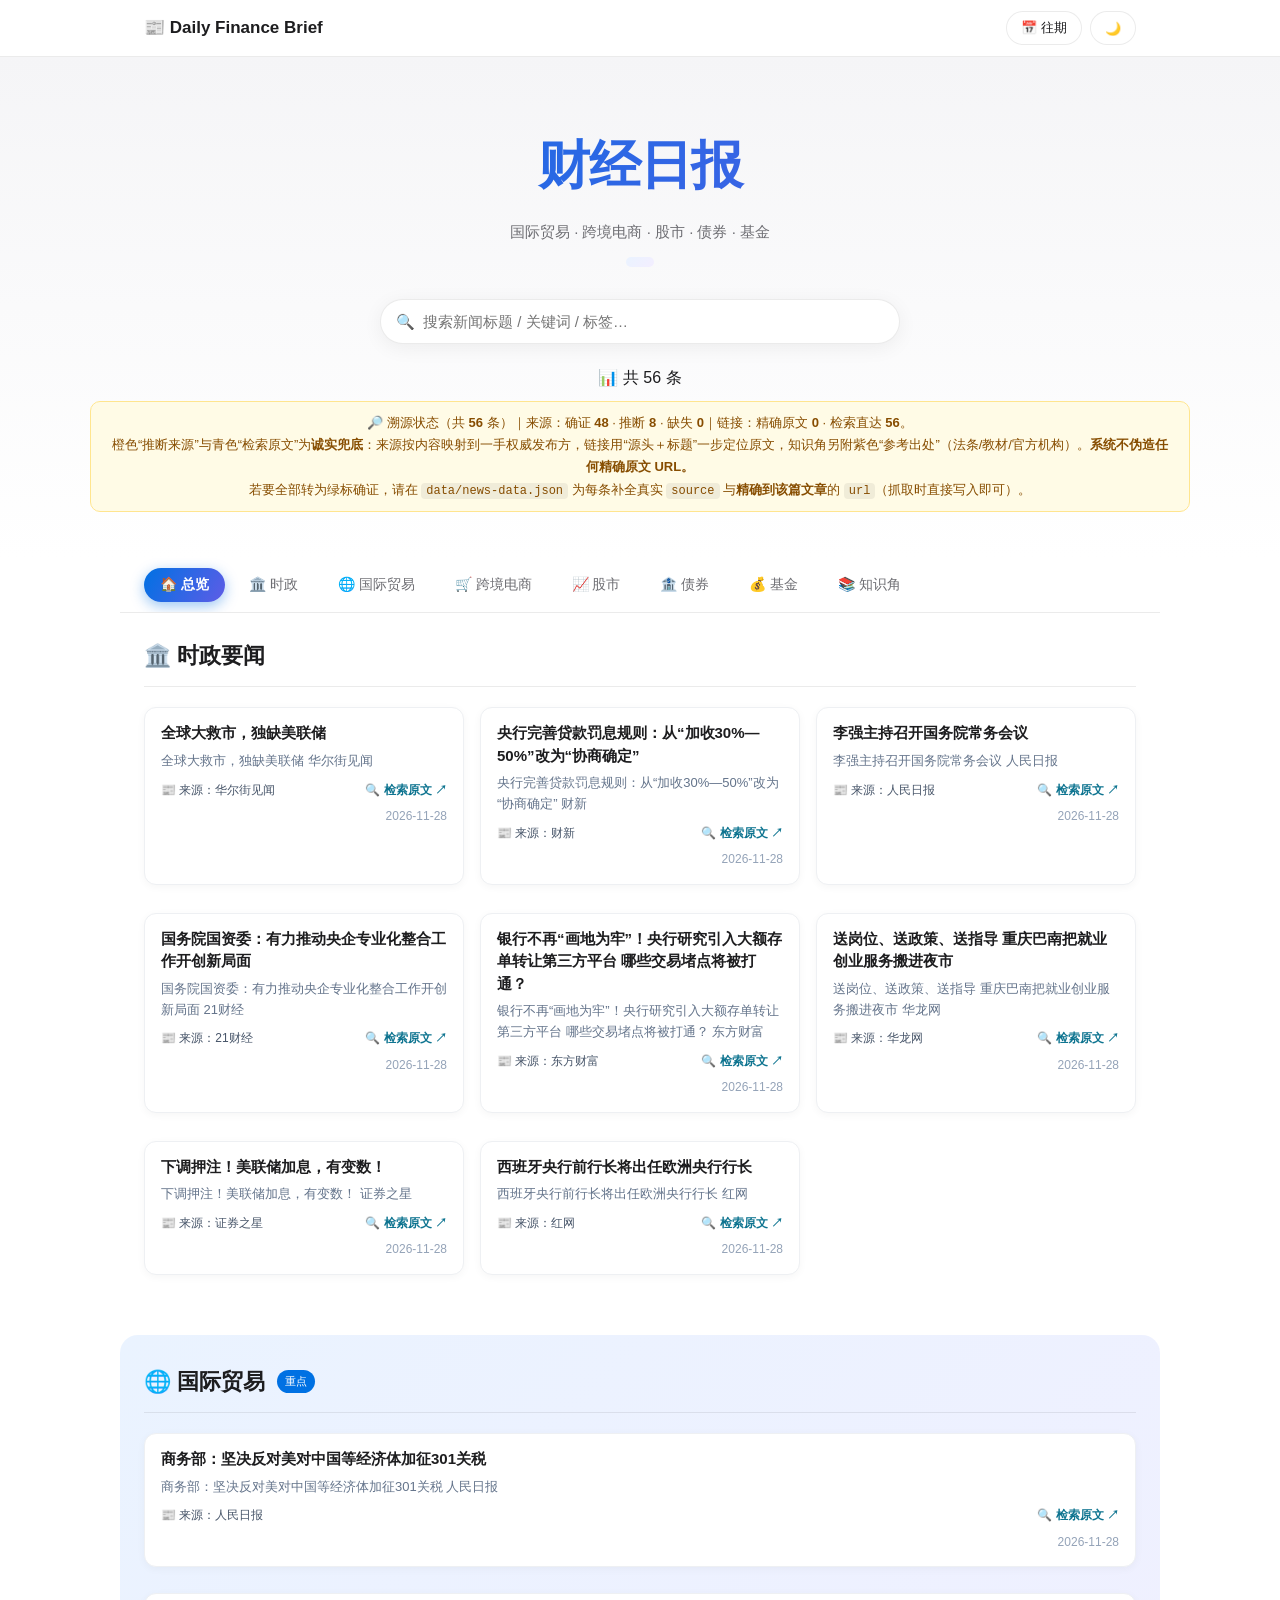
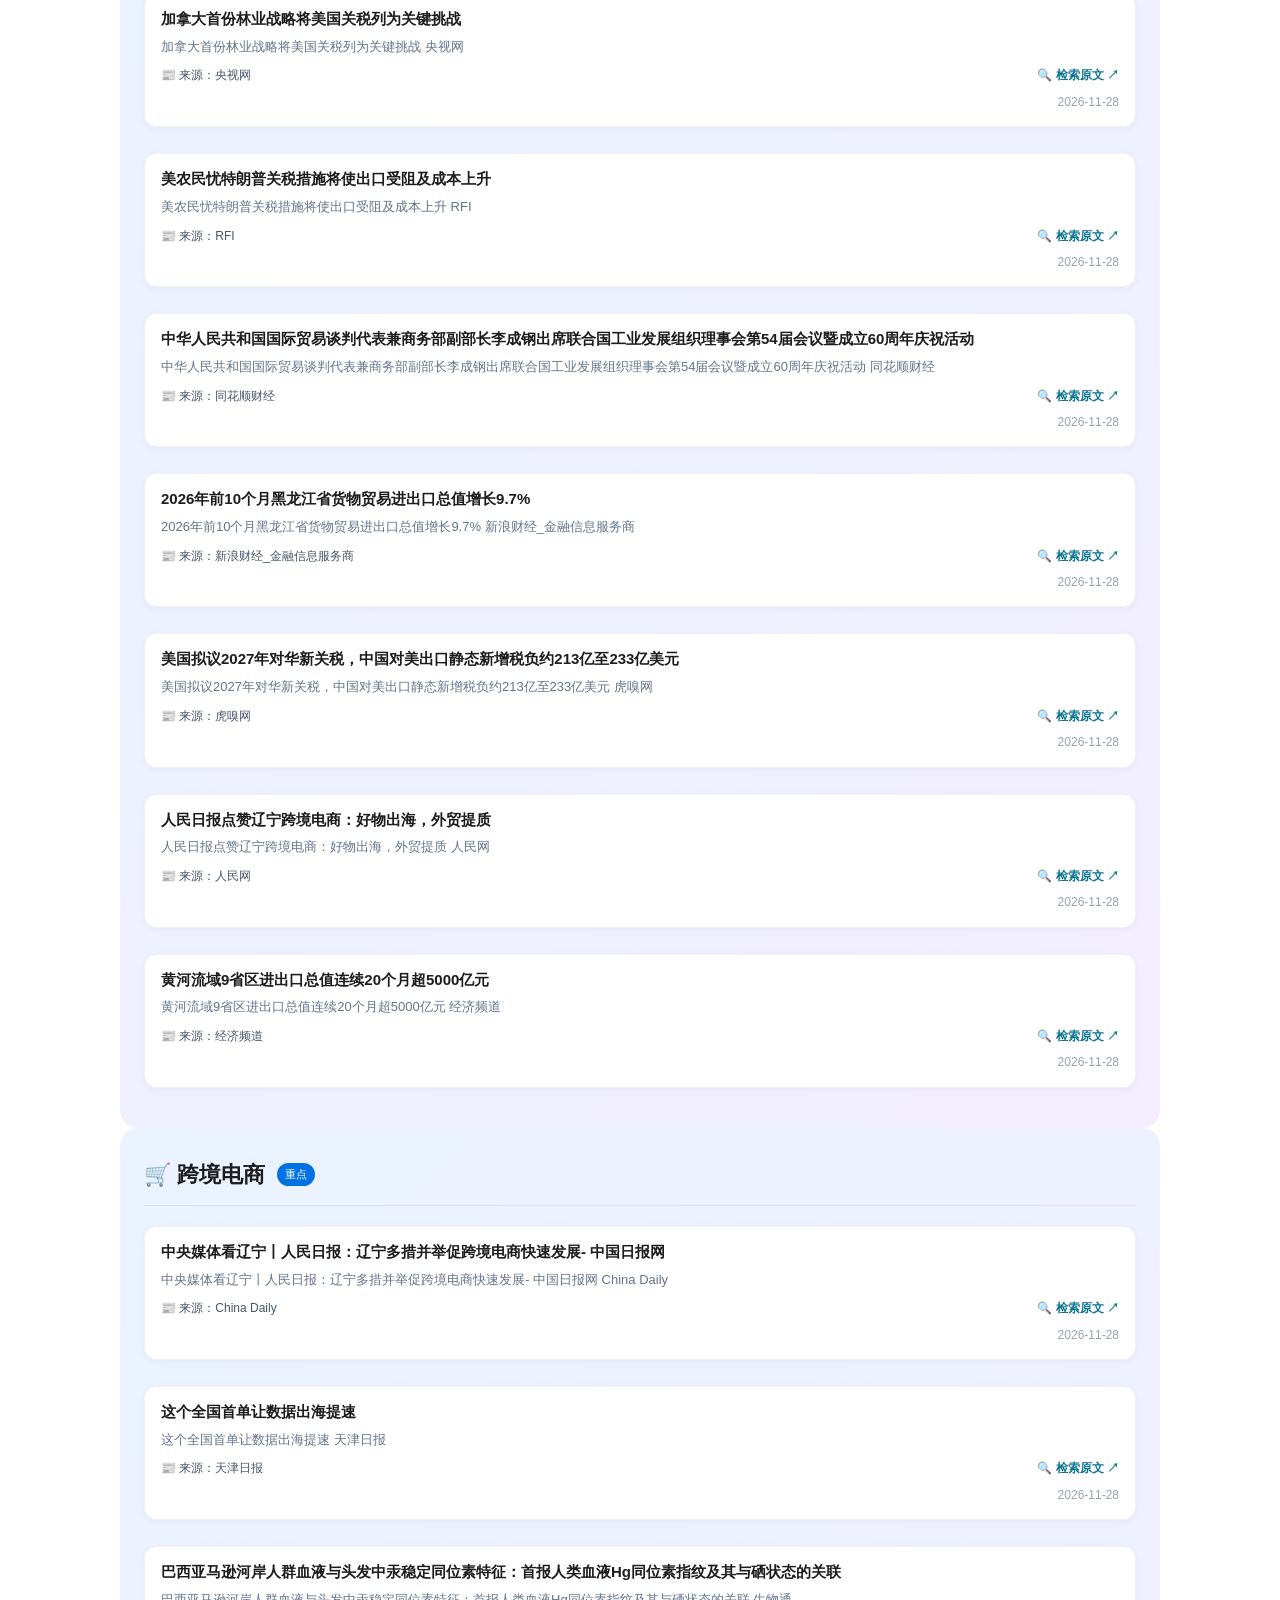
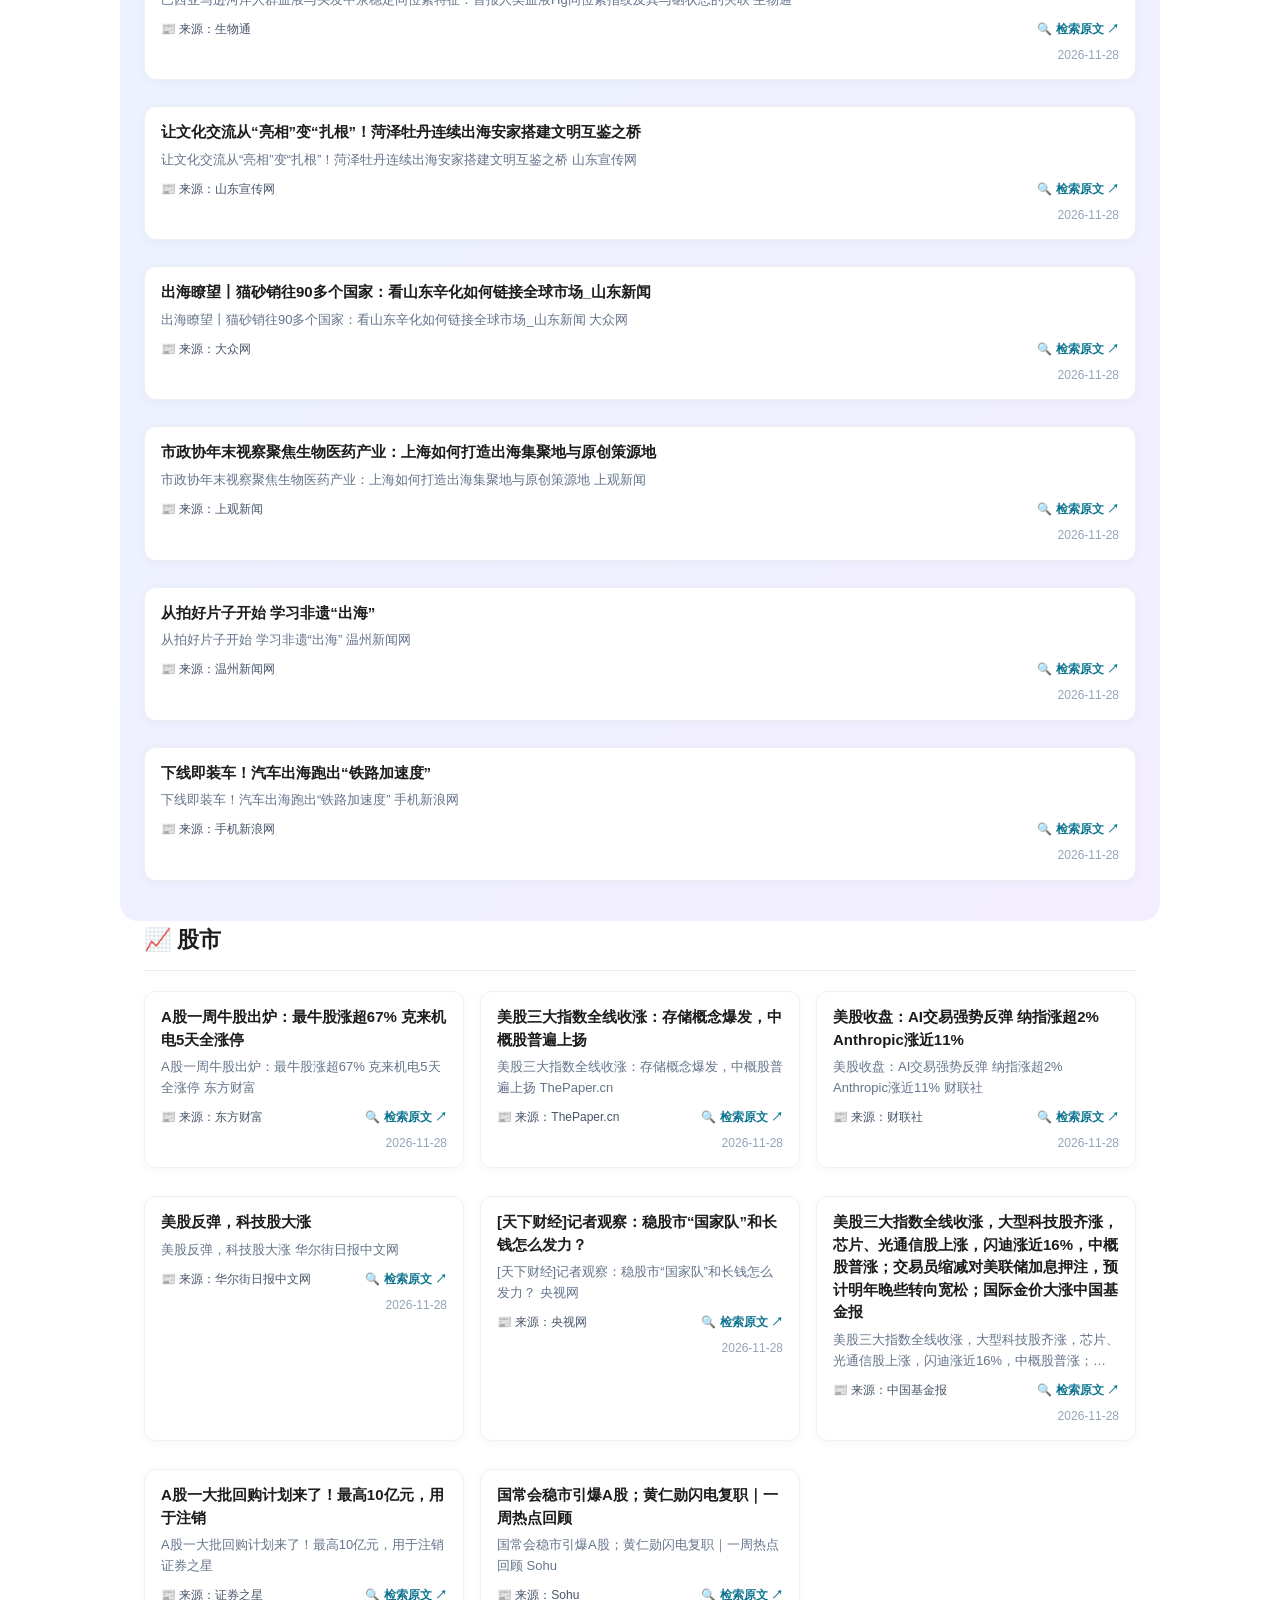
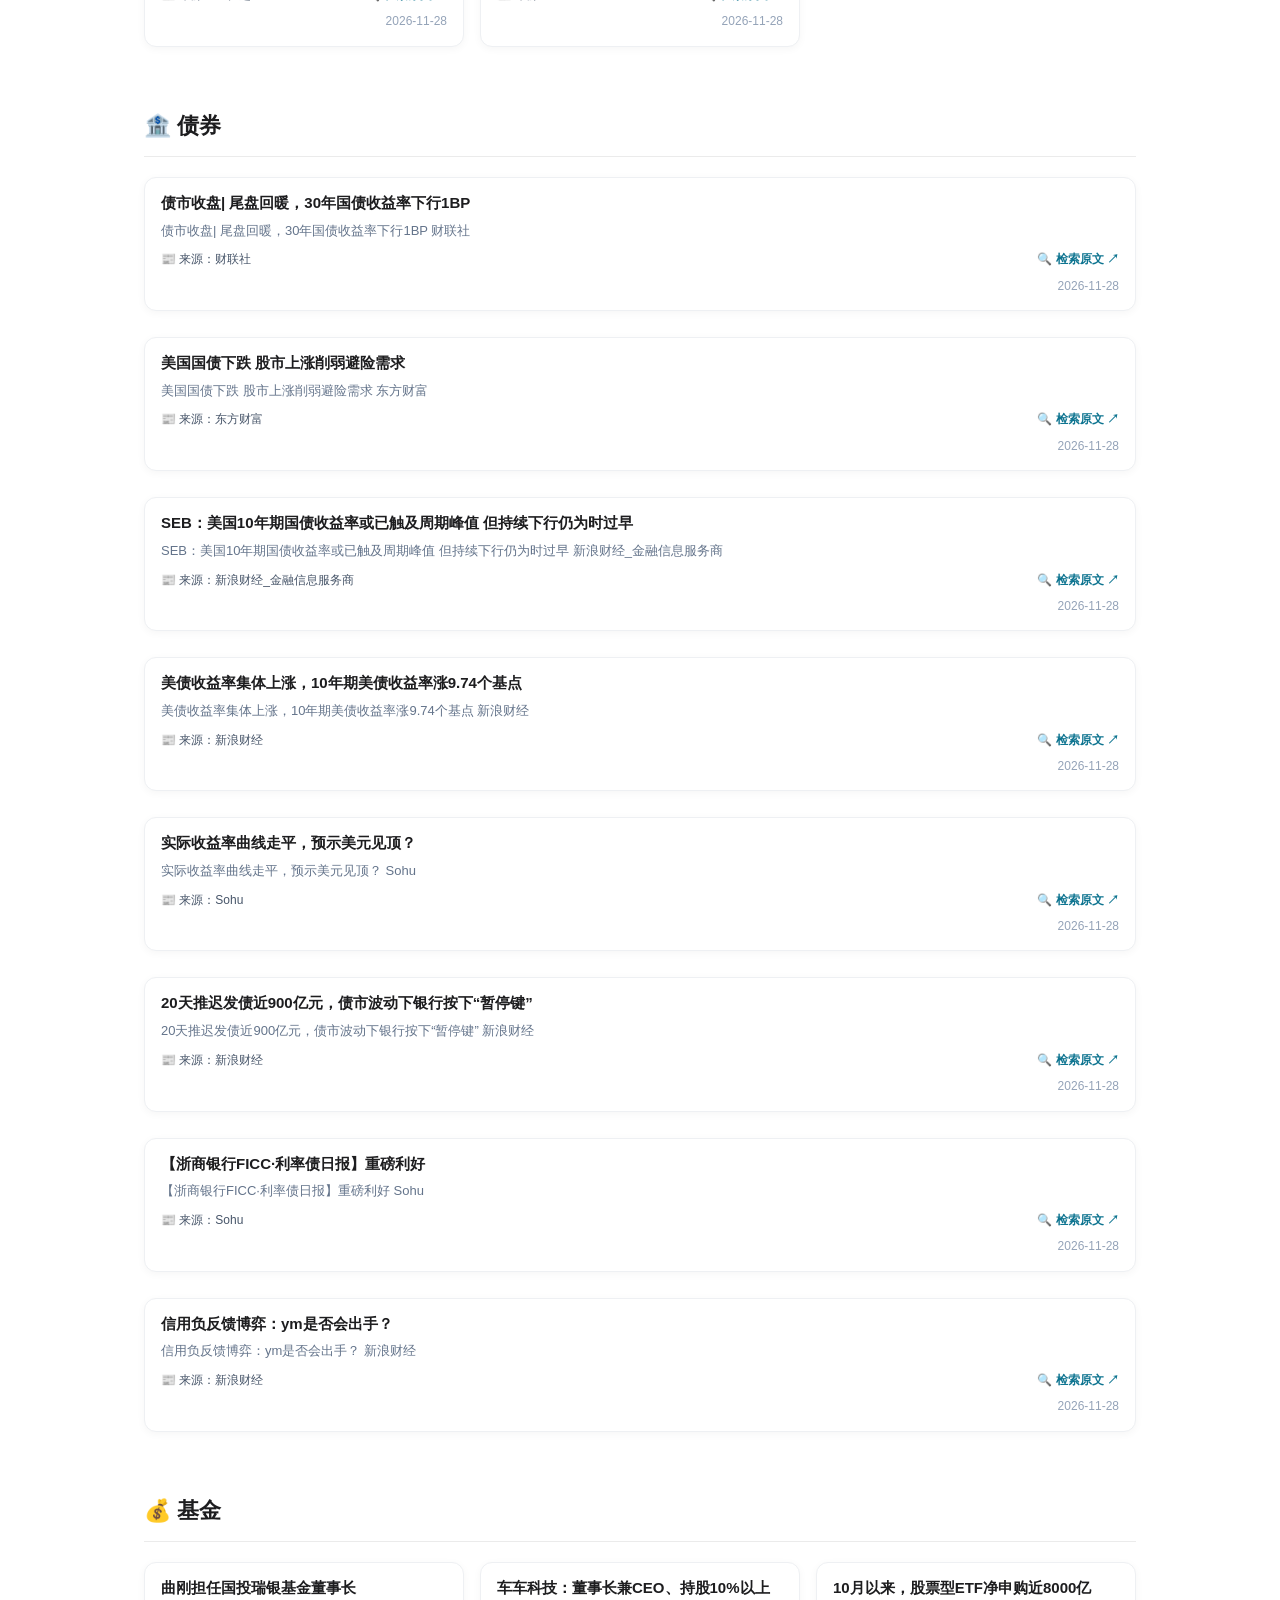
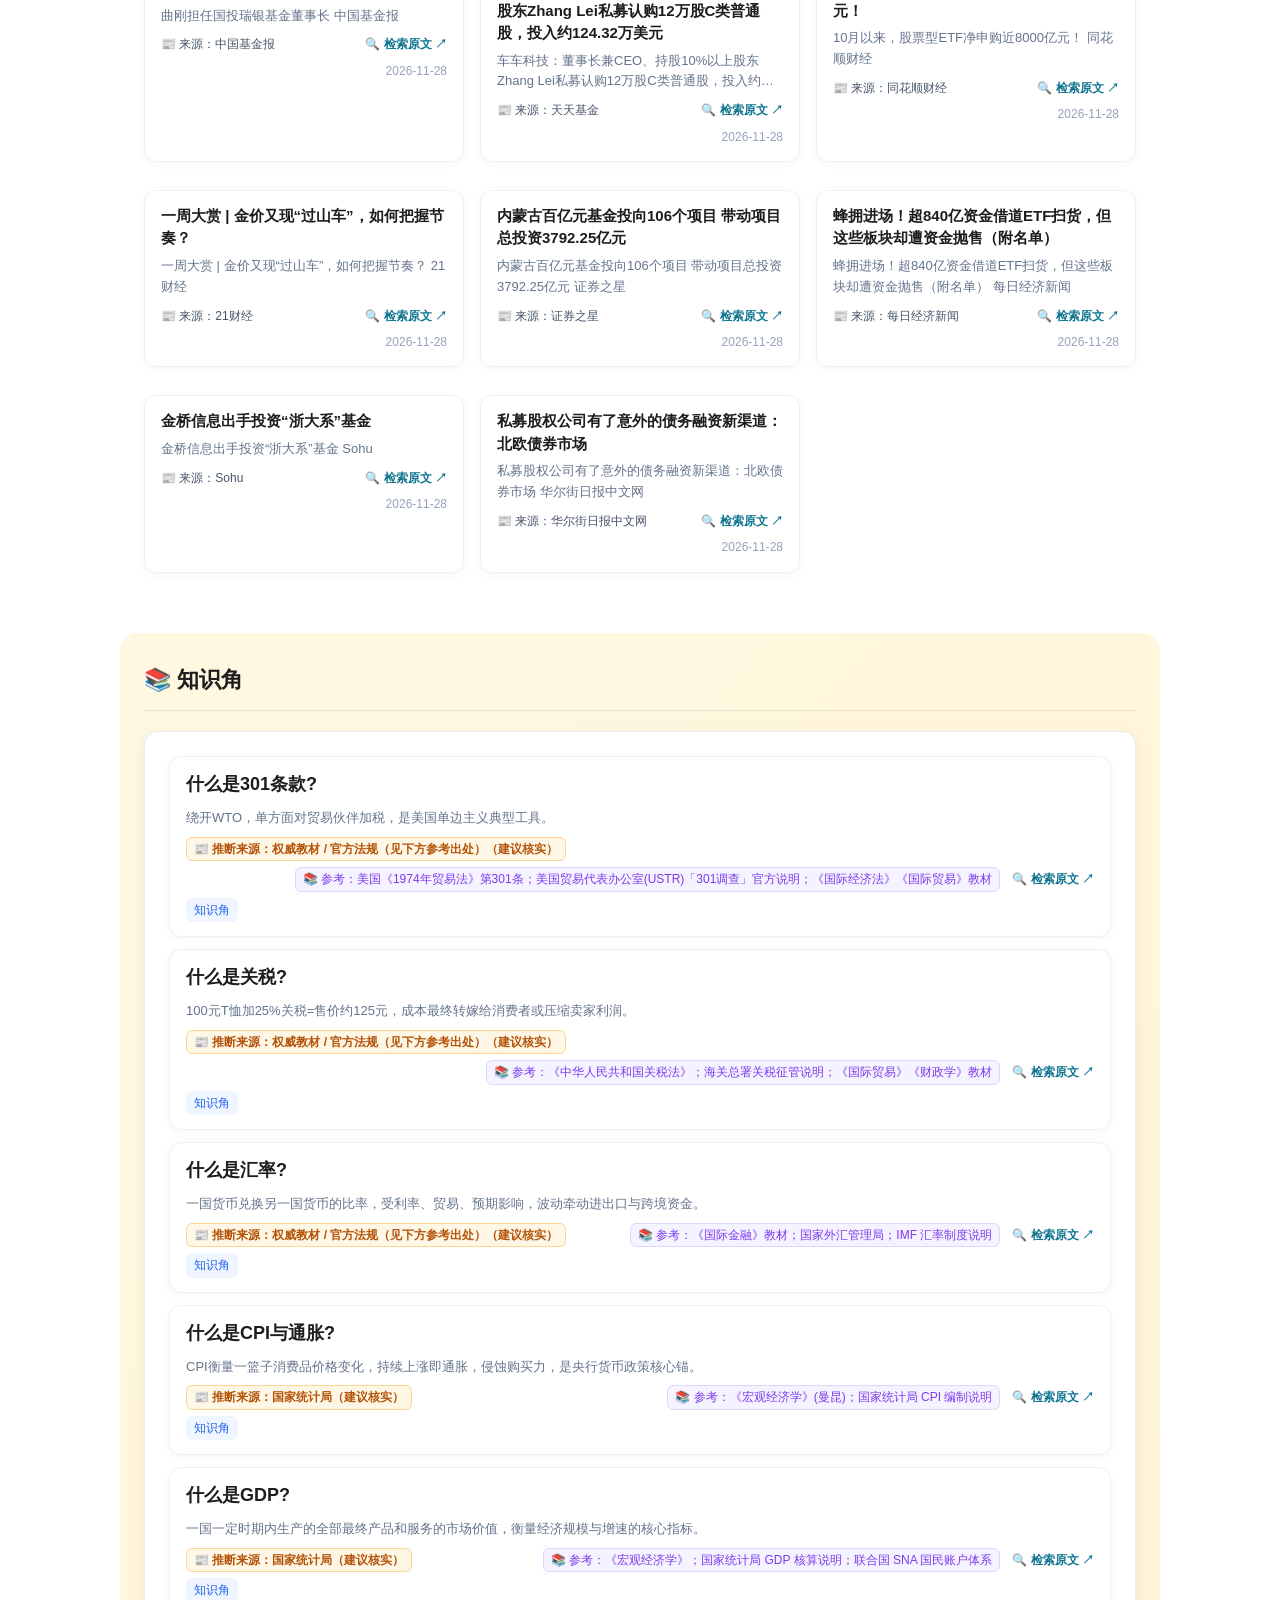
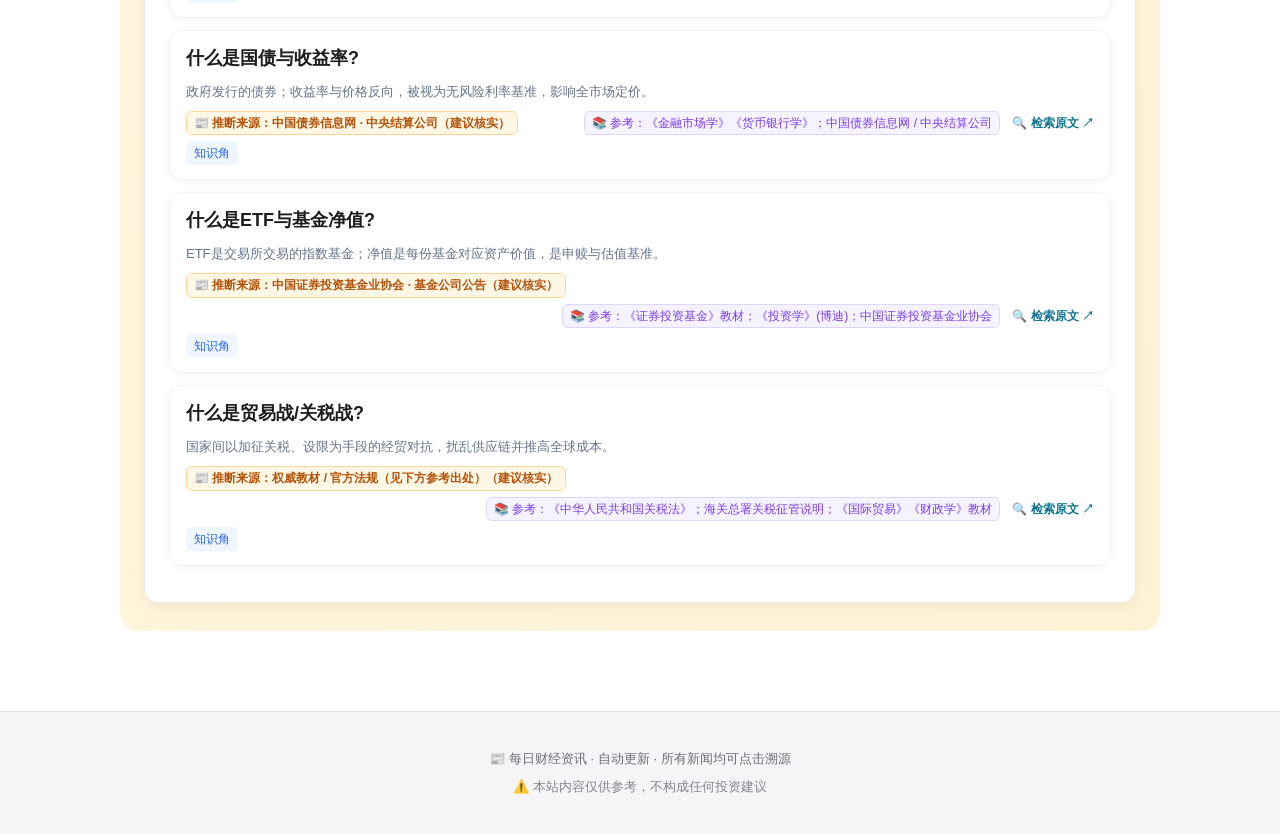
<file: index.html>
<!DOCTYPE html>
<html lang="zh-CN">
<head>
<meta charset="UTF-8">
<meta name="viewport" content="width=device-width, initial-scale=1.0">
<title>每日财经资讯 · Daily Finance Brief</title>
<link rel="stylesheet" href="css/style.css">
</head>
<body>
<nav class="nav">
  <div class="nav-inner">
    <a href="#" class="nav-logo" onclick="location.reload();return false;">📰 Daily Finance Brief</a>
    <div class="nav-actions">
      <button id="archiveBtn" class="nav-btn" title="查看往期">📅 往期</button>
      <button id="themeToggle" class="nav-btn" title="切换深色/浅色">🌙</button>
    </div>
  </div>
</nav>

<header class="hero">
  <h1 id="heroTitle">财经日报</h1>
  <p class="hero-sub">国际贸易 · 跨境电商 · 股市 · 债券 · 基金</p>
  <p id="heroSub" class="hero-badge" hidden></p>
  <div class="search-wrap">
    <span class="search-icon">🔍</span>
    <input id="searchInput" type="text" placeholder="搜索新闻标题 / 关键词 / 标签…" autocomplete="off">
  </div>
  <div id="statsBar" class="stats-bar"></div>
</header>

<div class="tab-nav" id="tabNav">
  <button class="tab active" data-target="top">🏠 总览</button>
  <button class="tab" data-target="politics">🏛️ 时政</button>
  <button class="tab" data-target="trade">🌐 国际贸易</button>
  <button class="tab" data-target="ecommerce">🛒 跨境电商</button>
  <button class="tab" data-target="stock">📈 股市</button>
  <button class="tab" data-target="bond">🏦 债券</button>
  <button class="tab" data-target="fund">💰 基金</button>
  <button class="tab" data-target="knowledge">📚 知识角</button>
</div>

<main class="container">
  <section id="politics" class="section"><div class="section-header"><h2>🏛️ 时政要闻</h2></div><div class="news-grid" id="politics-news"><div class="loading">加载中…</div></div></section>
  <section id="trade" class="section section-highlight"><div class="section-header"><h2>🌐 国际贸易</h2><span class="sec-tag">重点</span></div><div class="news-list" id="trade-news"><div class="loading">加载中…</div></div></section>
  <section id="ecommerce" class="section section-highlight"><div class="section-header"><h2>🛒 跨境电商</h2><span class="sec-tag">重点</span></div><div class="news-list" id="ecommerce-news"><div class="loading">加载中…</div></div></section>
  <section id="stock" class="section"><div class="section-header"><h2>📈 股市</h2></div><div class="news-grid" id="stock-news"><div class="loading">加载中…</div></div></section>
  <section id="bond" class="section"><div class="section-header"><h2>🏦 债券</h2></div><div class="news-list" id="bond-news"><div class="loading">加载中…</div></div></section>
  <section id="fund" class="section"><div class="section-header"><h2>💰 基金</h2></div><div class="news-grid" id="fund-news"><div class="loading">加载中…</div></div></section>
  <section id="knowledge" class="section section-knowledge">
    <div class="section-header"><h2>📚 知识角</h2><button id="knowledgeShuffle" class="shuffle-btn" hidden>🎲 换一个</button></div>
    <div class="knowledge-card" id="knowledge-content"><div class="loading">加载中…</div></div>
  </section>
  <p id="noResult" class="no-result" hidden>😶 没有匹配的新闻，换个关键词试试～</p>
</main>

<footer class="footer">
  <p>📰 每日财经资讯 · 自动更新 · 所有新闻均可点击溯源</p>
  <p class="footer-warn">⚠️ 本站内容仅供参考，不构成任何投资建议</p>
</footer>

<button id="backTop" class="back-top" title="返回顶部">↑</button>

<!-- 往期弹窗 -->
<div id="archiveModal" class="modal" hidden>
  <div class="modal-mask" data-close></div>
  <div class="modal-box">
    <div class="modal-head">
      <h3 id="archiveModalTitle">📅 往期资讯</h3>
      <button id="archiveClose" class="modal-close" data-close>✕</button>
    </div>
    <div id="archiveList" class="archive-list"><div class="loading">加载中…</div></div>
  </div>
</div>

<script src="js/main.js?v=202507231110"></script>
</body>
</html>
</file>
<file: css/style.css>
*{margin:0;padding:0;box-sizing:border-box}
:root{
  --bg:#ffffff;--bg2:#f5f5f7;--bg3:#eef2f7;--card:#ffffff;
  --text:#1d1d1f;--text2:#6e6e73;--text3:#86868b;
  --accent:#0071e3;--accent2:#5e5ce6;--line:rgba(0,0,0,.08);
  --radius:18px;--shadow:0 4px 20px rgba(0,0,0,.06);
  --hl:linear-gradient(135deg,#eaf3ff,#f3eeff);--kn:linear-gradient(135deg,#fff8e1,#fff3d6);
}
body.dark{
  --bg:#0d1117;--bg2:#161b22;--bg3:#1c2230;--card:#161b22;
  --text:#e6edf3;--text2:#9aa4b2;--text3:#6e7681;
  --accent:#4493f8;--accent2:#a371f7;--line:rgba(255,255,255,.1);
  --shadow:0 4px 24px rgba(0,0,0,.5);
  --hl:linear-gradient(135deg,#13233b,#1d1733);--kn:linear-gradient(135deg,#2a2410,#241d0a);
}
html{scroll-behavior:smooth;scroll-padding-top:120px}
body{font-family:-apple-system,BlinkMacSystemFont,'Segoe UI','PingFang SC','Microsoft YaHei',sans-serif;color:var(--text);background:var(--bg);line-height:1.7;transition:background .3s,color .3s}
a{color:var(--accent)}

/* 导航 */
.nav{position:sticky;top:0;z-index:50;background:color-mix(in srgb,var(--bg) 80%,transparent);backdrop-filter:blur(20px);-webkit-backdrop-filter:blur(20px);border-bottom:1px solid var(--line)}
.nav-inner{max-width:1040px;margin:0 auto;padding:0 24px;height:56px;display:flex;align-items:center;justify-content:space-between}
.nav-logo{font-weight:700;text-decoration:none;color:var(--text);font-size:17px}
.nav-actions{display:flex;gap:8px}
.nav-btn{border:1px solid var(--line);background:var(--card);color:var(--text);border-radius:999px;padding:7px 14px;font-size:13px;cursor:pointer;transition:.2s}
.nav-btn:hover{transform:translateY(-1px);border-color:var(--accent);color:var(--accent)}

/* Hero */
.hero{text-align:center;padding:64px 24px 36px;background:linear-gradient(180deg,var(--bg2),var(--bg))}
.hero h1{font-size:clamp(30px,6vw,52px);font-weight:800;letter-spacing:-1px;background:linear-gradient(120deg,var(--accent),var(--accent2));-webkit-background-clip:text;background-clip:text;-webkit-text-fill-color:transparent}
.hero-sub{color:var(--text2);margin-top:10px;font-size:15px}
.hero-badge{display:inline-block;margin-top:12px;background:var(--hl);color:var(--accent);padding:5px 14px;border-radius:999px;font-size:13px;font-weight:600}
.search-wrap{position:relative;max-width:520px;margin:24px auto 0}
.search-icon{position:absolute;left:16px;top:50%;transform:translateY(-50%);font-size:15px}
#searchInput{width:100%;padding:13px 16px 13px 42px;border-radius:999px;border:1px solid var(--line);background:var(--card);color:var(--text);font-size:15px;outline:none;transition:.2s;box-shadow:var(--shadow)}
#searchInput:focus{border-color:var(--accent);box-shadow:0 0 0 4px color-mix(in srgb,var(--accent) 18%,transparent)}
.stats-bar{display:flex;flex-wrap:wrap;justify-content:center;gap:10px;margin-top:20px}
.stat{background:var(--card);border:1px solid var(--line);border-radius:12px;padding:8px 14px;font-size:13px;color:var(--text2);box-shadow:var(--shadow)}
.stat b{color:var(--accent);font-size:16px;margin-right:4px}

/* Tab 导航 */
.tab-nav{position:sticky;top:56px;z-index:40;background:color-mix(in srgb,var(--bg) 88%,transparent);backdrop-filter:blur(16px);-webkit-backdrop-filter:blur(16px);border-bottom:1px solid var(--line);display:flex;gap:8px;overflow-x:auto;padding:10px 24px;max-width:1040px;margin:0 auto;scrollbar-width:none}
.tab-nav::-webkit-scrollbar{display:none}
.tab{flex:0 0 auto;border:none;background:transparent;color:var(--text2);padding:8px 16px;border-radius:999px;font-size:14px;cursor:pointer;transition:.2s;white-space:nowrap}
.tab:hover{background:var(--bg3);color:var(--text)}
.tab.active{background:linear-gradient(120deg,var(--accent),var(--accent2));color:#fff;font-weight:600;box-shadow:0 4px 14px color-mix(in srgb,var(--accent) 40%,transparent)}

/* 容器与板块 */
.container{max-width:1040px;margin:0 auto;padding:24px 24px 80px}
.section{margin-bottom:48px;scroll-margin-top:130px}
.section-header{display:flex;align-items:center;gap:12px;margin-bottom:20px;padding-bottom:12px;border-bottom:1px solid var(--line)}
.section-header h2{font-size:22px;font-weight:700}
.sec-tag{font-size:11px;background:var(--accent);color:#fff;padding:2px 8px;border-radius:999px}
.section-highlight{background:var(--hl);margin:0 -24px;padding:28px 24px;border-radius:var(--radius)}
.section-knowledge{background:var(--kn);margin:0 -24px;padding:28px 24px;border-radius:var(--radius)}

/* 卡片 */
.news-grid{display:grid;grid-template-columns:repeat(auto-fill,minmax(290px,1fr));gap:16px}
.news-list{display:flex;flex-direction:column;gap:14px}
.news-card,.news-item{position:relative;background:var(--card);border:1px solid var(--line);border-radius:14px;padding:20px;cursor:pointer;transition:transform .25s,box-shadow .25s,border-color .25s;box-shadow:var(--shadow)}
.news-card:hover,.news-item:hover{transform:translateY(-4px);box-shadow:0 12px 34px rgba(0,0,0,.12);border-color:color-mix(in srgb,var(--accent) 50%,var(--line))}
body.dark .news-card:hover,body.dark .news-item:hover{box-shadow:0 12px 34px rgba(0,0,0,.6)}
.news-card h3,.news-item h3{font-size:16px;font-weight:600;margin-bottom:8px;line-height:1.45}
.news-card p,.news-item p{font-size:14px;color:var(--text2);margin-bottom:12px}
.chips{display:flex;flex-wrap:wrap;gap:6px;margin-bottom:12px}
.chip{font-size:11px;background:var(--bg3);color:var(--text2);padding:3px 9px;border-radius:999px}
.news-foot{display:flex;align-items:center;justify-content:space-between;gap:10px;flex-wrap:wrap}
.source{display:inline-flex;align-items:center;gap:7px;font-size:12px;color:var(--text3)}
.source .badge{width:20px;height:20px;border-radius:6px;display:inline-flex;align-items:center;justify-content:center;color:#fff;font-size:11px;font-weight:700;flex:0 0 auto}
.source a{color:var(--text2);text-decoration:none;font-weight:600}
.source a:hover{color:var(--accent)}
.go-link{font-size:12px;color:var(--accent);text-decoration:none;font-weight:600;white-space:nowrap}
.go-link:hover{text-decoration:underline}

/* 知识角 */
.knowledge-card{background:var(--card);border-radius:14px;padding:24px;border:1px solid var(--line);box-shadow:var(--shadow)}
.knowledge-card h3{font-size:18px;margin-bottom:10px}
.knowledge-card .k-intro{color:var(--text2);margin-bottom:14px}
.k-box{background:var(--hl);padding:16px 18px;border-radius:12px;margin:14px 0;border-left:4px solid var(--accent)}
.k-table{width:100%;border-collapse:collapse;margin:14px 0;font-size:13px}
.k-table th,.k-table td{border:1px solid var(--line);padding:8px 10px;text-align:left}
.k-table th{background:var(--bg3)}
.k-tip{margin-top:14px;padding:14px 16px;background:var(--bg3);border-radius:12px;font-size:14px}
.shuffle-btn{margin-left:auto;border:1px solid var(--line);background:var(--card);color:var(--text);border-radius:999px;padding:6px 14px;font-size:13px;cursor:pointer;transition:.2s}
.shuffle-btn:hover{border-color:var(--accent2);color:var(--accent2);transform:rotate(8deg)}

/* 通用 */
.loading{text-align:center;padding:40px;color:var(--text3)}
.no-result{text-align:center;padding:30px;color:var(--text2);font-size:15px}
.reveal{opacity:0;transform:translateY(18px);transition:opacity .5s ease,transform .5s ease}
.reveal.in{opacity:1;transform:none}

/* 返回顶部 */
.back-top{position:fixed;right:24px;bottom:28px;width:46px;height:46px;border-radius:50%;border:none;background:linear-gradient(120deg,var(--accent),var(--accent2));color:#fff;font-size:20px;cursor:pointer;box-shadow:0 8px 24px color-mix(in srgb,var(--accent) 45%,transparent);opacity:0;pointer-events:none;transition:.3s;z-index:60}
.back-top.show{opacity:1;pointer-events:auto}
.back-top:hover{transform:translateY(-3px)}

/* 弹窗 */
.modal{position:fixed;inset:0;z-index:100;display:flex;align-items:center;justify-content:center;padding:20px}
.modal[hidden]{display:none}
.modal-mask{position:absolute;inset:0;background:rgba(0,0,0,.5);backdrop-filter:blur(4px)}
.modal-box{position:relative;background:var(--card);border-radius:20px;width:100%;max-width:440px;max-height:80vh;display:flex;flex-direction:column;box-shadow:0 20px 60px rgba(0,0,0,.3);animation:pop .25s ease}
@keyframes pop{from{transform:scale(.92);opacity:0}to{transform:scale(1);opacity:1}}
.modal-head{display:flex;align-items:center;justify-content:space-between;padding:18px 22px;border-bottom:1px solid var(--line)}
.modal-head h3{font-size:17px}
.modal-close{border:none;background:var(--bg3);width:30px;height:30px;border-radius:50%;cursor:pointer;color:var(--text);font-size:14px}
.archive-list{overflow-y:auto;padding:14px 18px 20px}
.archive-item{display:flex;align-items:center;justify-content:space-between;padding:13px 16px;border:1px solid var(--line);border-radius:12px;margin-bottom:10px;cursor:pointer;transition:.2s}
.archive-item:hover{border-color:var(--accent);background:var(--bg3);transform:translateX(3px)}
.archive-item .d{font-weight:600}
.archive-item .c{font-size:12px;color:var(--text3)}
.archive-item.today{border-color:var(--accent);background:var(--hl)}
.archive-empty{text-align:center;padding:30px 10px;color:var(--text2);font-size:14px;line-height:1.8}

/* 页脚 */
.footer{background:var(--bg2);padding:36px 24px;text-align:center;font-size:13px;color:var(--text2);border-top:1px solid var(--line)}
.footer-warn{margin-top:6px;color:var(--text3)}

@media(max-width:768px){
  .section-highlight,.section-knowledge{margin:0 -12px;padding:20px 14px}
  .container{padding:20px 14px 60px}
  .tab-nav{padding:10px 14px}
}
</file>
